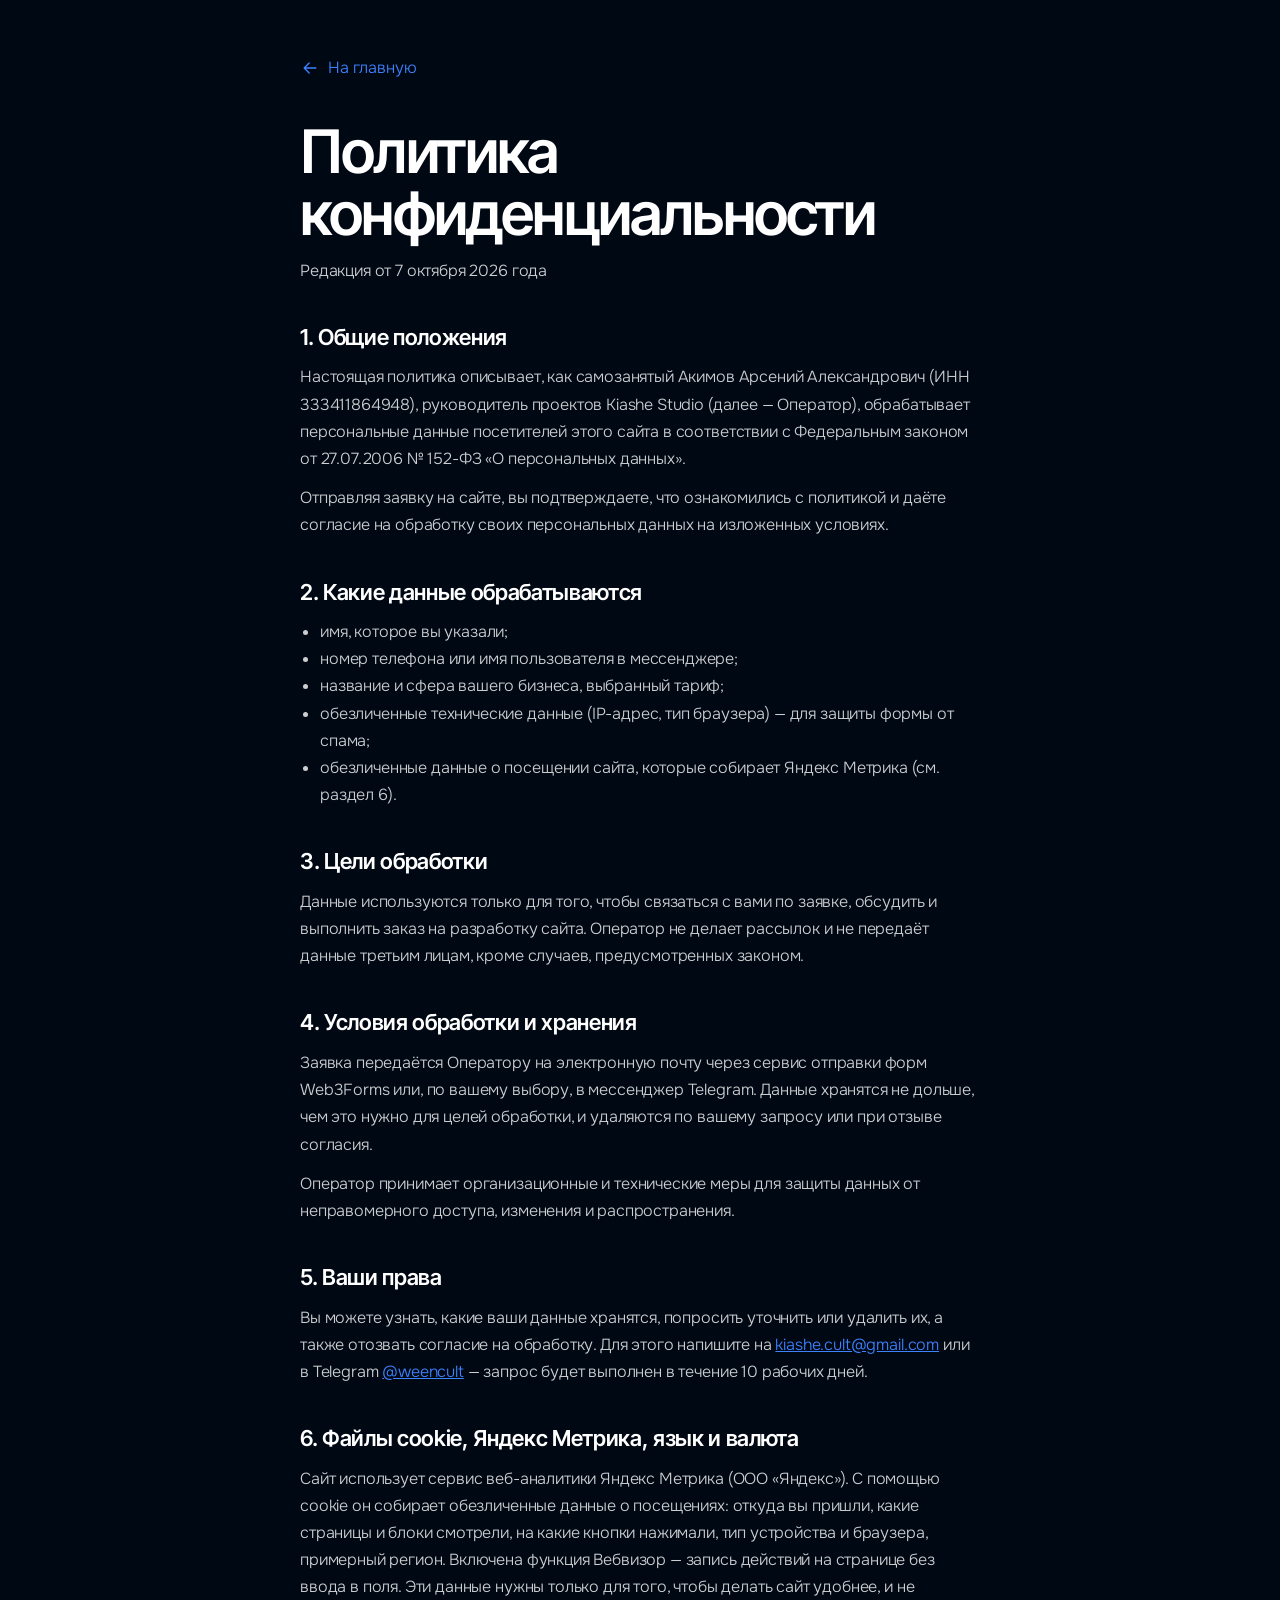
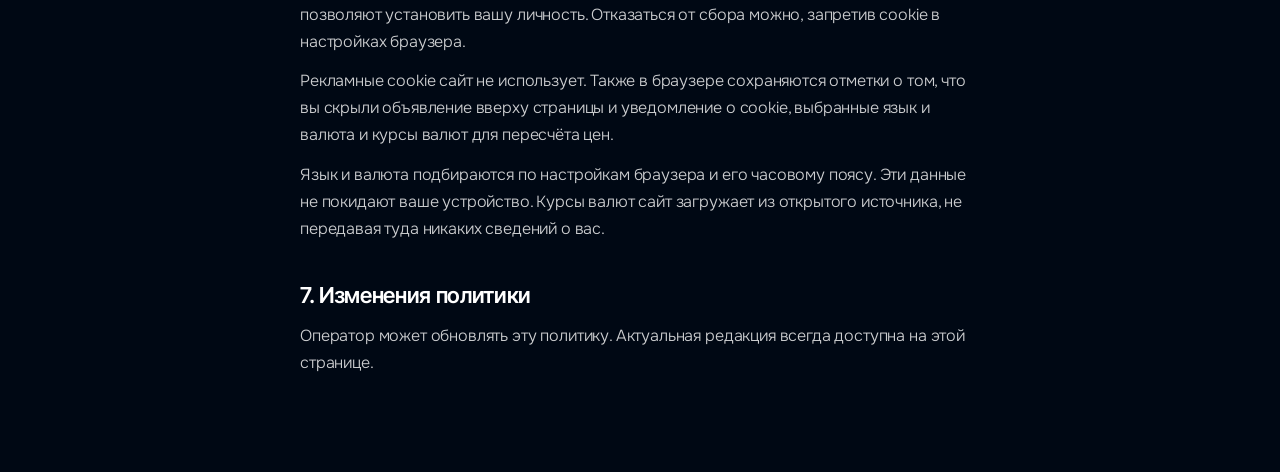
<file: privacy.html>
<!doctype html>
<html lang="ru">
<head>
<meta charset="utf-8">
<meta name="viewport" content="width=device-width, initial-scale=1">
<title>Политика конфиденциальности — Kiashe Studio</title>
<meta name="description" content="Политика обработки персональных данных на сайте Арсения — разработка сайтов для малого бизнеса.">
<link rel="canonical" href="https://kiashe.ru/privacy.html">
<meta name="theme-color" content="#000814">
<link rel="icon" href="favicon.ico">
<link rel="apple-touch-icon" href="assets/img/apple-touch-icon.png">
<link rel="stylesheet" href="assets/css/main.css?v=25">
<style>
	.doc { max-width: 760px; padding-block: 56px 96px; }
	.doc__back { display: inline-flex; align-items: center; gap: 8px; margin-bottom: 40px; color: var(--fog); text-decoration: none; }
	.doc__back:hover { color: #fff; }
	.doc__back .ico { transform: scaleX(-1); }
	.doc h1 { margin-bottom: 12px; }
	.doc h2 { margin: 40px 0 12px; font: 600 22px/1.25 var(--f-display); letter-spacing: -.015em; }
	.doc p, .doc li { font-weight: 300; line-height: 1.7; color: var(--fog); }
	.doc p + p { margin-top: 12px; }
	.doc ul { margin: 12px 0 0; padding-left: 20px; }
	.doc a { color: var(--blue-hi); }
	.doc__date { color: var(--mist); }
</style>
</head>
<body>
<svg class="sr" aria-hidden="true"><symbol id="i-arrow" viewBox="0 0 24 24" fill="none" stroke="currentColor" stroke-width="1.6" stroke-linecap="round" stroke-linejoin="round"><path d="M5 12h14M13 6l6 6-6 6"/></symbol></svg>
<main class="wrap doc">
	<a class="doc__back" href="./"><svg class="ico"><use href="#i-arrow"/></svg>На главную</a>
	<h1 class="h2">Политика конфиденциальности</h1>
	<p class="doc__date">Редакция от 7 октября 2026 года</p>

	<h2>1. Общие положения</h2>
	<p>Настоящая политика описывает, как самозанятый Акимов Арсений Александрович (ИНН 333411864948), руководитель проектов Kiashe Studio (далее — Оператор), обрабатывает персональные данные посетителей этого сайта в соответствии с Федеральным законом от 27.07.2006 № 152-ФЗ «О персональных данных».</p>
	<p>Отправляя заявку на сайте, вы подтверждаете, что ознакомились с политикой и даёте согласие на обработку своих персональных данных на изложенных условиях.</p>

	<h2>2. Какие данные обрабатываются</h2>
	<ul>
		<li>имя, которое вы указали;</li>
		<li>номер телефона или имя пользователя в мессенджере;</li>
		<li>название и сфера вашего бизнеса, выбранный тариф;</li>
		<li>обезличенные технические данные (IP-адрес, тип браузера) — для защиты формы от спама;</li>
		<li>обезличенные данные о посещении сайта, которые собирает Яндекс Метрика (см. раздел 6).</li>
	</ul>

	<h2>3. Цели обработки</h2>
	<p>Данные используются только для того, чтобы связаться с вами по заявке, обсудить и выполнить заказ на разработку сайта. Оператор не делает рассылок и не передаёт данные третьим лицам, кроме случаев, предусмотренных законом.</p>

	<h2>4. Условия обработки и хранения</h2>
	<p>Заявка передаётся Оператору на электронную почту через сервис отправки форм Web3Forms или, по вашему выбору, в мессенджер Telegram. Данные хранятся не дольше, чем это нужно для целей обработки, и удаляются по вашему запросу или при отзыве согласия.</p>
	<p>Оператор принимает организационные и технические меры для защиты данных от неправомерного доступа, изменения и распространения.</p>

	<h2>5. Ваши права</h2>
	<p>Вы можете узнать, какие ваши данные хранятся, попросить уточнить или удалить их, а также отозвать согласие на обработку. Для этого напишите на <a href="mailto:kiashe.cult@gmail.com">kiashe.cult@gmail.com</a> или в Telegram <a href="https://t.me/weencult" target="_blank" rel="noopener">@weencult</a> — запрос будет выполнен в течение 10 рабочих дней.</p>

	<h2>6. Файлы cookie, Яндекс Метрика, язык и валюта</h2>
	<p>Сайт использует сервис веб-аналитики Яндекс Метрика (ООО «Яндекс»). С помощью cookie он собирает обезличенные данные о посещениях: откуда вы пришли, какие страницы и блоки смотрели, на какие кнопки нажимали, тип устройства и браузера, примерный регион. Включена функция Вебвизор — запись действий на странице без ввода в поля. Эти данные нужны только для того, чтобы делать сайт удобнее, и не позволяют установить вашу личность. Отказаться от сбора можно, запретив cookie в настройках браузера.</p>
	<p>Рекламные cookie сайт не использует. Также в браузере сохраняются отметки о том, что вы скрыли объявление вверху страницы и уведомление о cookie, выбранные язык и валюта и курсы валют для пересчёта цен.</p>
	<p>Язык и валюта подбираются по настройкам браузера и его часовому поясу. Эти данные не покидают ваше устройство. Курсы валют сайт загружает из открытого источника, не передавая туда никаких сведений о вас.</p>

	<h2>7. Изменения политики</h2>
	<p>Оператор может обновлять эту политику. Актуальная редакция всегда доступна на этой странице.</p>
</main>
</body>
</html>
</file>
<file: assets/css/main.css>
/* =========================================================
   Арсений — сайт-визитка
   Тёмный «midnight»-холст, один синий акцент, цветные плашки
   ========================================================= */

/* ---------- Шрифты (свои файлы: кириллица + латиница) ---------- */

@font-face { font-family: "Onest"; font-weight: 200 700; font-display: swap; src: url(../fonts/onest-cyr.woff2) format("woff2"); unicode-range: U+0301, U+0400-045F, U+0490-0491, U+04B0-04B1, U+2116; }
@font-face { font-family: "Onest"; font-weight: 200 700; font-display: swap; src: url(../fonts/onest-lat.woff2) format("woff2"); unicode-range: U+0000-00FF, U+0131, U+0152-0153, U+02BB-02BC, U+02C6, U+02DA, U+02DC, U+0304, U+0308, U+0329, U+2000-206F, U+20AC, U+20BD, U+2122, U+2191, U+2193, U+2212, U+2215, U+FEFF, U+FFFD; }
@font-face { font-family: "Inter Tight"; font-weight: 500 600; font-display: swap; src: url(../fonts/inter-tight-cyr.woff2) format("woff2"); unicode-range: U+0301, U+0400-045F, U+0490-0491, U+04B0-04B1, U+2116; }
@font-face { font-family: "Inter Tight"; font-weight: 500 600; font-display: swap; src: url(../fonts/inter-tight-lat.woff2) format("woff2"); unicode-range: U+0000-00FF, U+0131, U+0152-0153, U+02BB-02BC, U+02C6, U+02DA, U+02DC, U+0304, U+0308, U+0329, U+2000-206F, U+20AC, U+20BD, U+2122, U+2191, U+2193, U+2212, U+2215, U+FEFF, U+FFFD; }
/* шрифты примерки: браузер скачает их, только когда макет появится на экране */
@font-face { font-family: "Lora"; font-weight: 600; font-display: swap; src: url(../fonts/lora-cyr.woff2) format("woff2"); unicode-range: U+0301, U+0400-045F, U+0490-0491, U+04B0-04B1, U+2116; }
@font-face { font-family: "Lora"; font-weight: 600; font-display: swap; src: url(../fonts/lora-lat.woff2) format("woff2"); unicode-range: U+0000-00FF, U+0131, U+0152-0153, U+2000-206F, U+20AC, U+2122, U+2212; }
@font-face { font-family: "Oswald"; font-weight: 600; font-display: swap; src: url(../fonts/oswald-cyr.woff2) format("woff2"); unicode-range: U+0301, U+0400-045F, U+0490-0491, U+04B0-04B1, U+2116; }
@font-face { font-family: "Oswald"; font-weight: 600; font-display: swap; src: url(../fonts/oswald-lat.woff2) format("woff2"); unicode-range: U+0000-00FF, U+0131, U+0152-0153, U+2000-206F, U+20AC, U+2122, U+2212; }

/* ---------- Токены ---------- */

:root {
	--canvas: #000814;
	--deep: #010d1e;
	--indigo: #001533;
	--cobalt: #00215e;
	--fog: #ccced0;
	--mist: #999ca1;
	--steel: #11263b;
	--blue: #1c6cff;
	--blue-hi: #3d82ff;
	--sky: #00acfe;
	--violet: #9019e6;
	--lime: #00cc4b;
	--coral: #ff4433;

	--f-display: "Inter Tight", ui-sans-serif, system-ui, "Segoe UI", Roboto, sans-serif;
	--f-body: "Onest", ui-sans-serif, system-ui, "Segoe UI", Roboto, sans-serif;

	--sh-card: rgba(255, 255, 255, .16) 4px 4px 16px -4px inset, rgba(0, 0, 0, .2) -4px -4px 16px -4px inset, rgba(255, 255, 255, .08) 4px 4px 8px 0 inset, rgba(255, 255, 255, .4) 1px 1px 1px -.5px inset;
	--sh-glow: rgba(38, 113, 217, .14) 0 0 24px 0 inset, rgba(0, 0, 0, .32) 0 -4px 8px 0 inset, rgba(255, 255, 255, .12) 4px 4px 16px -4px inset, rgba(255, 255, 255, .4) 1px 1px 1px -.5px inset;
	--sh-tag: rgba(255, 255, 255, .45) 1px 1px 1px -.5px inset, rgba(255, 255, 255, .28) 4px 4px 12px -4px inset, rgba(0, 0, 0, .22) -4px -6px 12px -4px inset;

	--r-card: 24px;
	--r-btn: 16px;

	/* единая сетка отступов */
	--max: 1200px;
	--gutter: 40px;
	--band: 128px;      /* вертикальный отступ секции */
	--head: 56px;       /* заголовок секции → контент */
	--gap: 24px;        /* между карточками */
	--pad: 32px;        /* внутри карточек */

	--ease: cubic-bezier(.2, .7, .2, 1);
}

@media (max-width: 1100px) {
	:root { --gutter: 28px; --band: 96px; --head: 44px; --gap: 20px; --pad: 28px; }
}
@media (max-width: 720px) {
	:root { --gutter: 16px; --band: 72px; --head: 32px; --gap: 16px; --pad: 20px; }
}

/* ---------- База ---------- */

.i18n-wait body { visibility: hidden; }

*, *::before, *::after { box-sizing: border-box; }

html {
	scroll-behavior: smooth;
	scroll-padding-top: 88px;
	-webkit-text-size-adjust: 100%;
}

body {
	margin: 0;
	background: var(--canvas);
	color: #fff;
	font: 300 16px/1.5 var(--f-body);
	letter-spacing: -.01em;
	-webkit-font-smoothing: antialiased;
	-moz-osx-font-smoothing: grayscale;
	overflow-x: clip;
}

img, svg { display: block; max-width: 100%; }
a { color: inherit; }
b { font-weight: 600; }
button { font: inherit; color: inherit; }
p { margin: 0; }
::selection { background: var(--blue); color: #fff; }
:focus-visible { outline: 2px solid var(--blue-hi); outline-offset: 3px; border-radius: 6px; }

.ico { width: 20px; height: 20px; flex-shrink: 0; }
.sr {
	position: absolute !important;
	width: 1px; height: 1px;
	overflow: hidden;
	clip: rect(0 0 0 0);
}
.skip {
	position: absolute;
	left: 16px; top: -60px;
	z-index: 100;
	padding: 10px 16px;
	border-radius: 12px;
	background: var(--blue);
	text-decoration: none;
}
.skip:focus { top: 16px; }

.wrap {
	width: 100%;
	max-width: calc(var(--max) + var(--gutter) * 2);
	margin: 0 auto;
	padding: 0 var(--gutter);
}

/* ---------- Типографика ---------- */

.display, .h2, .h3, .h4 {
	margin: 0;
	font-family: var(--f-display);
	font-weight: 600;
	text-wrap: balance;
}
.display { font-size: clamp(40px, 8.4vw, 116px); line-height: .94; letter-spacing: -.035em; }
.h2 { font-size: clamp(32px, 5vw, 60px); line-height: 1.04; letter-spacing: -.03em; }
.h3 { font-size: clamp(24px, 2.4vw, 30px); line-height: 1.1; letter-spacing: -.02em; }
.h4 { font-size: 21px; font-weight: 500; line-height: 1.2; letter-spacing: -.015em; }

.lead, .muted {
	font-weight: 200;
	line-height: 1.6;
	color: var(--fog);
}
.lead { font-size: clamp(17px, 1.5vw, 20px); max-width: 58ch; }
.muted { font-size: 16px; }

.kicker {
	display: flex;
	align-items: center;
	gap: 10px;
	margin-bottom: 20px;
	font-weight: 700;
	font-size: 13px;
	line-height: 1;
	letter-spacing: .14em;
	text-transform: uppercase;
	color: var(--mist);
}
.kicker::before { content: ""; width: 8px; height: 8px; border-radius: 2px; background: var(--blue); }

.grad {
	padding-right: .04em;
	background: linear-gradient(100deg, var(--blue), var(--sky) 55%, #8fd3ff) 0 0 / 200% 100%;
	-webkit-background-clip: text;
	background-clip: text;
	color: transparent;
	animation: grad-flow 6s ease-in-out infinite alternate;
}
@keyframes grad-flow { to { background-position: 100% 0; } }

/* ---------- Кнопки ---------- */

.btn {
	position: relative;
	display: inline-flex;
	align-items: center;
	justify-content: center;
	gap: 10px;
	min-height: 52px;
	padding: 14px 22px;
	border: 1px solid transparent;
	border-radius: var(--r-btn);
	font-weight: 400;
	line-height: 1;
	text-decoration: none;
	white-space: nowrap;
	cursor: pointer;
	transition: background-color .2s, border-color .2s;
}
.btn .ico { width: 18px; height: 18px; }
.btn--block { width: 100%; }
.btn--sm { min-height: 40px; padding: 10px 16px; font-size: 14px; border-radius: 12px; }

.btn--blue {
	overflow: hidden;
	isolation: isolate;
	background: var(--blue);
	color: #fff;
	box-shadow: rgba(255, 255, 255, .28) 1px 1px 1px -.5px inset, rgba(255, 255, 255, .14) 4px 4px 12px -4px inset;
}
.btn--blue:hover { background: var(--blue-hi); }
.btn--blue::after {
	/* блик при наведении */
	content: "";
	position: absolute;
	inset: 0;
	z-index: -1;
	background: linear-gradient(110deg, transparent 30%, rgba(255, 255, 255, .35) 50%, transparent 70%);
	transform: translateX(-120%);
	transition: transform .7s var(--ease);
}
.btn--blue:hover::after { transform: translateX(120%); }
.btn--icon { padding-left: 10px; }
.btn__ico {
	display: grid;
	place-items: center;
	width: 32px; height: 32px;
	border-radius: 10px;
	background: rgba(255, 255, 255, .18);
}
.btn__ico .ico { width: 16px; height: 16px; }

.btn--ghost { border-color: rgba(255, 255, 255, .7); background: transparent; color: #fff; }
.btn--ghost:hover { border-color: #fff; background: rgba(255, 255, 255, .06); }
.btn--white { background: #fff; color: var(--canvas); }
.btn--white:hover { background: var(--fog); }

/* ---------- Плашки ---------- */

.tag {
	--bg: #5c6f8a;
	--fg: #fff;
	display: inline-flex;
	align-items: center;
	gap: 8px;
	padding: 9px 16px;
	border-radius: 20px;
	background: var(--bg);
	color: var(--fg);
	font-weight: 600;
	font-size: 15px;
	line-height: 1.1;
	letter-spacing: .01em;
	white-space: nowrap;
	transform: rotate(var(--r, 0deg));
	box-shadow: var(--sh-tag);
}
.tag__emoji { font-size: 17px; line-height: 1; }
.tag--sm { padding: 6px 12px; border-radius: 12px; font-size: 13px; }

/* цвета взяты из сайтов в портфолио */
.tag--cybercat { --bg: #ff2e4d; }
.tag--dozaprom { --bg: #f5b301; --fg: #1a1400; }
.tag--ugolek { --bg: #c8a165; --fg: #1c1411; }
.tag--sloy { --bg: #c4622d; }
.tag--lawyer { --bg: #7a2333; }
.tag--boost { --bg: #d4f53c; --fg: #141a00; }

/* ---------- Карточки ---------- */

.card {
	position: relative;
	border: 1px solid rgba(17, 38, 59, .5);
	border-radius: var(--r-card);
	background: var(--deep);
	box-shadow: var(--sh-card);
}
.card--glow {
	border-color: rgba(28, 108, 255, .35);
	background: var(--indigo);
	box-shadow: var(--sh-glow);
}

/* ---------- Фон ---------- */

.bg-dots {
	position: fixed;
	inset: 0;
	z-index: 0;
	width: 100%;
	height: 100%;
	pointer-events: none;
}
.announce, main, .footer { position: relative; z-index: 1; }

/* ---------- Объявление и навигация ---------- */

.announce { background: var(--blue); text-align: center; font-size: 14px; line-height: 1.3; }
.no-announce .announce { display: none; }
.announce a { display: block; padding: 11px 48px; text-decoration: none; }
.announce__close {
	position: absolute;
	top: 50%; right: 8px;
	display: grid;
	place-items: center;
	width: 32px; height: 32px;
	margin-top: -16px;
	border: 0;
	border-radius: 10px;
	background: none;
	cursor: pointer;
	opacity: .75;
	transition: opacity .2s, background-color .2s;
}
.announce__close:hover { opacity: 1; background: rgba(255, 255, 255, .15); }
.announce__close .ico { width: 16px; height: 16px; }
.announce span { display: inline-block; transition: transform .2s var(--ease); }
.announce a:hover span { transform: translateX(4px); }

.nav {
	position: sticky;
	top: 0;
	z-index: 50;
	transition: background-color .3s, box-shadow .3s;
}
.nav.is-scrolled, .nav.menu-open {
	background: rgba(0, 8, 20, .82);
	-webkit-backdrop-filter: blur(14px) saturate(140%);
	backdrop-filter: blur(14px) saturate(140%);
	box-shadow: inset 0 -1px 0 var(--steel);
}
.nav__in {
	display: flex;
	align-items: center;
	gap: 24px;
	height: 72px;
	max-width: calc(var(--max) + var(--gutter) * 2);
	margin: 0 auto;
	padding: 0 var(--gutter);
}

.brand { display: inline-flex; align-items: center; gap: 10px; flex-shrink: 0; text-decoration: none; }
.brand__mark {
	display: grid;
	place-items: center;
	width: 36px; height: 36px;
	border-radius: 11px;
	background: #fff;
	color: var(--canvas);
}
.brand__mark .ico { width: 26px; height: 26px; }
.brand__name { font-family: var(--f-display); font-weight: 600; font-size: 19px; letter-spacing: -.02em; }
.brand__name i { margin-left: 5px; font-style: normal; font-weight: 500; font-size: .74em; letter-spacing: .01em; color: var(--blue-hi); }

.nav__links { display: flex; gap: 4px; margin: 0 auto; }
.nav__links a {
	padding: 8px 14px;
	border-radius: 10px;
	font-size: 15px;
	text-decoration: none;
	color: var(--fog);
	white-space: nowrap;
	transition: color .2s, background-color .2s;
}
.nav__links a:hover, .nav__links a.is-active { color: #fff; background: rgba(255, 255, 255, .06); }
.nav__links .nav__cta { display: none; }

.nav__actions { display: flex; align-items: center; gap: 16px; }
/* язык и валюта */
.locale { position: relative; }
.locale__btn {
	display: inline-flex;
	align-items: center;
	gap: 7px;
	height: 40px;
	padding: 0 12px;
	border: 1px solid rgba(255, 255, 255, .16);
	border-radius: 12px;
	background: none;
	font-size: 14px;
	font-weight: 400;
	color: var(--fog);
	white-space: nowrap;
	cursor: pointer;
	transition: border-color .2s, color .2s;
}
.locale__btn:hover, .locale__btn[aria-expanded="true"] { border-color: rgba(255, 255, 255, .4); color: #fff; }
.locale__btn .ico { width: 17px; height: 17px; }
.locale__menu {
	position: absolute;
	top: calc(100% + 10px); right: 0;
	z-index: 60;
	width: 300px;
	padding: 18px;
	border: 1px solid rgba(28, 108, 255, .35);
	border-radius: 18px;
	background: var(--indigo);
	box-shadow: var(--sh-glow), 0 24px 50px -20px rgba(0, 0, 0, .7);
}
.locale__menu[hidden] { display: none; }
.locale__h { margin: 0 0 8px; font-size: 12px; font-weight: 600; letter-spacing: .08em; text-transform: uppercase; color: var(--mist); }
.locale__row { display: flex; flex-wrap: wrap; gap: 6px; margin-bottom: 16px; }
.locale__chip {
	padding: 7px 11px;
	border: 1px solid rgba(255, 255, 255, .14);
	border-radius: 10px;
	background: none;
	font-size: 13px;
	color: var(--fog);
	cursor: pointer;
	transition: background-color .2s, border-color .2s, color .2s;
}
.locale__chip:hover { border-color: rgba(255, 255, 255, .4); color: #fff; }
.locale__chip.is-on { border-color: #fff; background: #fff; color: var(--canvas); }
.locale__note { padding-top: 12px; border-top: 1px solid var(--steel); font-size: 12px; line-height: 1.5; color: var(--mist); }
.locale__reset { padding: 0; border: 0; background: none; font-size: inherit; color: var(--blue-hi); text-decoration: underline; cursor: pointer; }

.nav__phone { font-size: 15px; text-decoration: none; color: var(--fog); white-space: nowrap; }
.nav__phone:hover { color: #fff; }

.nav__burger {
	position: relative;
	display: none;
	width: 44px; height: 44px;
	border: 1px solid rgba(255, 255, 255, .25);
	border-radius: 12px;
	background: none;
	cursor: pointer;
}
.nav__burger span {
	position: absolute;
	left: 12px; right: 12px;
	height: 1.5px;
	background: #fff;
	transition: transform .25s var(--ease), top .25s var(--ease);
}
.nav__burger span:first-child { top: 17px; }
.nav__burger span:last-child { top: 25px; }
.nav__burger[aria-expanded="true"] span { top: 21px; transform: rotate(45deg); }
.nav__burger[aria-expanded="true"] span:last-child { transform: rotate(-45deg); }

/* ---------- Первый экран ---------- */

.hero {
	position: relative;
	overflow: clip;
	padding: 88px var(--gutter) 104px;
}
.hero__glow {
	position: absolute;
	width: 560px; height: 560px;
	border-radius: 50%;
	filter: blur(90px);
	pointer-events: none;
	will-change: transform;
	animation: glow-drift 18s ease-in-out infinite alternate;
}
.hero__glow--a { top: -180px; left: 12%; background: var(--blue); opacity: .35; }
.hero__glow--b { bottom: -240px; right: 10%; background: var(--violet); opacity: .25; animation-delay: -9s; }
@keyframes glow-drift {
	50% { transform: translate(80px, 40px) scale(1.15); }
	100% { transform: translate(-60px, 70px) scale(.95); }
}

.hero__in {
	position: relative;
	z-index: 2;
	display: flex;
	flex-direction: column;
	align-items: center;
	max-width: 900px;
	margin: 0 auto;
	text-align: center;
}
.hero__hello {
	margin-bottom: 28px;
	padding: 8px 16px;
	border-radius: 999px;
	background: var(--deep);
	box-shadow: var(--sh-card);
	font-size: 15px;
	color: var(--fog);
}
.hero__hello b { color: #fff; }
.hero .lead { margin-top: 32px; }
.hero__cta { display: flex; flex-wrap: wrap; justify-content: center; gap: 12px; margin-top: 40px; }
.hero__hint { margin-top: 28px; font-size: 13px; color: var(--mist); }

/* заголовок выезжает построчно */
.display .line { display: block; overflow: hidden; padding-bottom: .06em; margin-bottom: -.06em; }
.display .line > span { display: inline-block; }
.js .display .line > span { transform: translateY(105%); animation: line-up 1s var(--ease) forwards; }
.js .display .line:nth-child(2) > span { animation-delay: .12s; }
.js .display .line:nth-child(3) > span { animation-delay: .24s; }
@keyframes line-up { to { transform: none; } }

/* значки с лаврами */
.badges {
	display: flex;
	flex-wrap: wrap;
	justify-content: center;
	gap: 12px 28px;
	margin: 64px 0 0;
	padding: 0;
	list-style: none;
}
.badge { display: flex; align-items: center; gap: 4px; }
.badge svg { width: 18px; height: 44px; color: rgba(255, 255, 255, .55); }
.badge svg:last-child { transform: scaleX(-1); }
.badge span {
	display: flex;
	flex-direction: column;
	align-items: center;
	font-size: 12px;
	line-height: 1.25;
	letter-spacing: .02em;
	color: var(--mist);
}
.badge b { font-family: var(--f-display); font-weight: 500; font-size: 17px; letter-spacing: -.01em; color: #fff; }
.badge i { font-style: normal; font-variant-numeric: tabular-nums; }

/* плашки-ниши: на широком экране — вокруг заголовка, иначе — рядом над ним */
.hero__tags {
	position: relative;
	z-index: 3;
	display: flex;
	flex-wrap: wrap;
	justify-content: center;
	gap: 14px 10px;
	max-width: 760px;
	margin: 0 auto 48px;
}
.hero__tag {
	position: relative;
	cursor: pointer;
	touch-action: manipulation;
	-webkit-tap-highlight-color: transparent;
}
@media (min-width: 1480px) {
	.hero__tags { position: absolute; inset: 0; display: block; max-width: none; margin: 0; pointer-events: none; }
	.hero__tag { position: absolute; pointer-events: auto; }
	.hero__tag:nth-child(1) { top: 13%; left: 5%; }
	.hero__tag:nth-child(2) { top: 42%; left: 2.5%; }
	.hero__tag:nth-child(3) { top: 71%; left: 6%; }
	.hero__tag:nth-child(4) { top: 12%; right: 6%; }
	.hero__tag:nth-child(5) { top: 41%; right: 1.5%; }
	.hero__tag:nth-child(6) { top: 70%; right: 5%; }
}

/* появление — чистый CSS, стартует вместе со страницей */
.hero__tag { animation: tag-in .7s cubic-bezier(.2, .9, .25, 1.25) both; }
.hero__tag:nth-child(2) { animation-delay: .08s; }
.hero__tag:nth-child(3) { animation-delay: .16s; }
.hero__tag:nth-child(4) { animation-delay: .24s; }
.hero__tag:nth-child(5) { animation-delay: .32s; }
.hero__tag:nth-child(6) { animation-delay: .4s; }
@keyframes tag-in { from { opacity: 0; transform: translateY(14px) scale(.6); } }

/* пока плашка разбита — видны только осколки */
.hero__tag.is-busy > .tag:not(.shard) { visibility: hidden; }
.shard {
	position: absolute;
	left: 0; top: 0;
	pointer-events: none;
	will-change: transform, opacity;
}
.spark {
	position: absolute;
	width: 4px; height: 4px;
	border-radius: 50%;
	background: var(--c);
	box-shadow: 0 0 8px var(--c);
	pointer-events: none;
}

/* ---------- Бегущая строка ---------- */

.ticker {
	position: relative;
	overflow: hidden;
	padding: 18px 0;
	border-block: 1px solid var(--steel);
	background: rgba(0, 8, 20, .6);
	-webkit-mask-image: linear-gradient(90deg, transparent, #000 10%, #000 90%, transparent);
	mask-image: linear-gradient(90deg, transparent, #000 10%, #000 90%, transparent);
}
.ticker__track { display: flex; width: max-content; animation: ticker 40s linear infinite; }
.ticker span {
	display: inline-flex;
	align-items: center;
	gap: 28px;
	padding-right: 28px;
	font-family: var(--f-display);
	font-weight: 500;
	font-size: 22px;
	color: var(--fog);
	white-space: nowrap;
}
.ticker span::after {
	content: "";
	width: 10px; height: 10px;
	border-radius: 3px;
	background: var(--dot, var(--blue));
	transform: rotate(45deg);
}
.ticker span:nth-child(5n+1) { --dot: #ff2e4d; }
.ticker span:nth-child(5n+2) { --dot: #f5b301; }
.ticker span:nth-child(5n+3) { --dot: #d4f53c; }
.ticker span:nth-child(5n+4) { --dot: #c4622d; }
@keyframes ticker { to { transform: translateX(-50%); } }

/* ---------- Секции ---------- */

.band { position: relative; padding: var(--band) 0; }
.band--deep { background: rgba(1, 13, 30, .86); }
.band--deep .card:not(.card--glow) { background: var(--canvas); }

.sec-head { max-width: 760px; margin-bottom: var(--head); }
.sec-head .lead { margin-top: 20px; }
.sec-head .lead a { color: var(--blue-hi); }
.sec-head--center { margin-inline: auto; text-align: center; }
.sec-head--center .kicker { justify-content: center; }
.sec-head--center .lead { margin-inline: auto; }

/* появление при прокрутке */
.js [data-reveal] {
	opacity: 0;
	transform: translateY(28px);
	transition: opacity .8s var(--ease), transform .8s var(--ease);
	transition-delay: calc(var(--i, 0) * 90ms);
}
.js .hero [data-reveal] { opacity: 1; transform: none; transition: none; animation: rise .8s var(--ease) calc(.25s + var(--i, 0) * 90ms) both; }
@keyframes rise { from { opacity: 0; transform: translateY(24px); } }
.js [data-reveal].is-in { opacity: 1; transform: none; }

/* ---------- Работы ---------- */

.works {
	display: grid;
	grid-template-columns: repeat(2, minmax(0, 1fr));
	gap: var(--gap);
}
.work {
	display: flex;
	flex-direction: column;
	padding: 12px;
	transition: transform .4s var(--ease);
}
.work__body {
	display: flex;
	flex-direction: column;
	align-items: flex-start;
	gap: 14px;
	flex: 1;
	padding: 24px 16px 12px;
}
.work .chips { margin-top: auto; }

.work--wide { grid-column: 1 / -1; flex-direction: row; gap: 12px; }
.work--wide .gal { flex: 1.6; }
.work--wide .work__body { flex: 1; justify-content: center; padding: 32px; }
.work--wide .chips { margin-top: 0; }

.work__tags { display: flex; flex-wrap: wrap; align-items: center; gap: 10px 12px; }
.work__plan {
	padding: 5px 11px;
	border: 1px solid rgba(28, 108, 255, .45);
	border-radius: 999px;
	background: rgba(28, 108, 255, .12);
	font-size: 13px;
	font-weight: 400;
	color: #cfe0ff;
}

/* мини-кейс: задача → сделал → итог */
.case { display: grid; gap: 10px; margin: 0; }
.case div { display: grid; grid-template-columns: 76px minmax(0, 1fr); gap: 12px; }
.case dt {
	padding-top: 3px;
	font-size: 12px;
	font-weight: 600;
	letter-spacing: .08em;
	text-transform: uppercase;
	color: var(--mist);
}
.case dd { margin: 0; font-weight: 200; font-size: 15px; line-height: 1.5; color: var(--fog); }
.case div:last-child dt { color: var(--lime); }
.case div:last-child dd { font-weight: 300; color: #fff; }
.work--wide .case dd { font-size: 16px; }

.chips { display: flex; flex-wrap: wrap; gap: 8px; margin: 0; padding: 0; list-style: none; }
.chips li {
	padding: 6px 12px;
	border: 1px solid var(--steel);
	border-radius: 999px;
	font-size: 13px;
	color: var(--fog);
}

.work--next {
	justify-content: center;
	gap: 14px;
	padding: 40px;
	border: 1px dashed rgba(255, 255, 255, .18);
	background: none !important;
	box-shadow: none;
	text-decoration: none;
	font-weight: 200;
	font-size: 17px;
	color: var(--fog);
	transition: border-color .25s, background-color .25s;
}
.work--next:hover { border-color: var(--blue); background: rgba(28, 108, 255, .05) !important; }
.work--next .h3 { color: #fff; }
.work--next__plus {
	display: grid;
	place-items: center;
	width: 56px; height: 56px;
	margin-bottom: 8px;
	border-radius: 18px;
	background: var(--blue);
}
.work--next__plus .ico { width: 26px; height: 26px; }
.link-arrow { display: inline-flex; align-items: center; gap: 8px; font-weight: 400; color: var(--blue-hi); }
.link-arrow .ico { width: 18px; height: 18px; transition: transform .2s var(--ease); }
.work--next:hover .link-arrow .ico { transform: translateX(4px); }

/* окно «браузера» над скриншотами */
.browser {
	display: flex;
	align-items: center;
	gap: 6px;
	height: 30px;
	padding: 0 12px;
	background: var(--cobalt);
}
.browser i { width: 8px; height: 8px; border-radius: 50%; background: #28c840; }
.browser i:first-child { background: #ff5f57; }
.browser i:nth-child(2) { background: #febc2e; }
.browser em { margin-left: 10px; font-style: normal; font-size: 12px; color: var(--mist); }

/* галерея: свайп, стрелки, клавиши */
.gal {
	position: relative;
	isolation: isolate;
	overflow: hidden;
	border-radius: 14px;
	background: var(--indigo);
}
.gal__track {
	display: flex;
	overflow-x: auto;
	overscroll-behavior-x: contain;
	scroll-snap-type: x mandatory;
	scroll-behavior: smooth;
	scrollbar-width: none;
}
.gal__track::-webkit-scrollbar { display: none; }
.gal__track:focus-visible { outline-offset: -3px; }
.gal__slide {
	position: relative;
	flex: 0 0 100%;
	overflow: hidden;
	padding: 0;
	border: 0;
	background: none;
	cursor: zoom-in;
	scroll-snap-align: start;
}
.gal__slide img {
	width: 100%;
	height: auto;
	aspect-ratio: 2 / 1;
	object-fit: cover;
	object-position: top center;
	transition: transform .8s var(--ease);
}
.work--wide .gal__slide img { aspect-ratio: 16 / 9.6; }
.gal__slide:hover img { transform: scale(1.04); }

.gal__btn {
	position: absolute;
	top: calc(50% + 15px);
	z-index: 2;
	display: grid;
	place-items: center;
	width: 44px; height: 44px;
	margin-top: -22px;
	border: 0;
	border-radius: 14px;
	background: rgba(255, 255, 255, .92);
	color: var(--canvas);
	cursor: pointer;
	opacity: 0;
	transition: opacity .25s, transform .25s var(--ease);
}
.gal__btn--prev { left: 12px; transform: translateX(-6px); }
.gal__btn--next { right: 12px; transform: translateX(6px); }
.gal:hover .gal__btn, .gal:focus-within .gal__btn { opacity: 1; transform: none; }
.gal__btn:hover { background: #fff; }
.gal__btn[disabled] { visibility: hidden; }
.gal__count {
	position: absolute;
	left: 12px; bottom: 14px;
	z-index: 2;
	padding: 5px 10px;
	border-radius: 999px;
	background: rgba(0, 8, 20, .72);
	-webkit-backdrop-filter: blur(6px);
	backdrop-filter: blur(6px);
	font-size: 12px;
	font-weight: 400;
	letter-spacing: .04em;
	font-variant-numeric: tabular-nums;
	pointer-events: none;
}
.gal__bar {
	position: absolute;
	left: 0; right: 0; bottom: 0;
	z-index: 2;
	height: 3px;
	background: rgba(255, 255, 255, .08);
	pointer-events: none;
}
.gal__bar i {
	display: block;
	width: var(--w);
	height: 100%;
	background: var(--blue);
	transform: translateX(var(--x, 0%));
	transition: transform .35s var(--ease);
}

/* ---------- Примерка ---------- */

.try {
	display: grid;
	grid-template-columns: minmax(0, 5fr) minmax(0, 7fr);
	gap: var(--gap);
}
.try__panel {
	display: flex;
	flex-direction: column;
	gap: 24px;
	padding: var(--pad);
}
.try__niches { display: flex; flex-wrap: wrap; gap: 8px; }
.try__facts {
	display: grid;
	grid-template-columns: repeat(3, 1fr);
	gap: 8px;
	margin-top: auto;
	padding-top: 20px;
	border-top: 1px solid var(--steel);
}
.try__facts div { display: flex; flex-direction: column; gap: 4px; }
.try__facts b { min-height: 22px; font-family: var(--f-display); font-weight: 500; font-size: 17px; }
.try__facts span { font-size: 12px; color: var(--mist); }
.try__swatches { display: flex; align-items: center; gap: 4px; }
.try__swatches i {
	width: 20px; height: 20px;
	border-radius: 6px;
	box-shadow: inset 0 0 0 1px rgba(255, 255, 255, .2);
	transition: background-color .5s;
}

.try__preview { perspective: 1400px; }
.mock {
	--m-bg: #1c1411; --m-fg: #f3e9dc; --m-ac: #c8a165; --m-mu: rgba(243, 233, 220, .62); --m-card: rgba(255, 255, 255, .05);
	--m-font: "Lora", Georgia, serif; --m-tt: none; --m-btn-fg: #1c1411; --m-r: 4px;
	display: flex;
	flex-direction: column;
	height: 100%;
	overflow: hidden;
	border-radius: 18px;
	background: var(--cobalt);
	box-shadow: var(--sh-card), 0 0 0 1px rgba(28, 108, 255, .25);
	transform: rotateY(-4deg) rotateX(2deg);
	transition: transform .6s var(--ease);
}
.try__preview:hover .mock { transform: none; }
.mock__site {
	display: flex;
	flex-direction: column;
	flex: 1;
	padding: 18px 28px 28px;
	background: var(--m-bg);
	color: var(--m-fg);
	transition: background-color .6s var(--ease), color .6s var(--ease);
}
.mock__nav {
	display: flex;
	align-items: center;
	gap: 16px;
	padding-bottom: 14px;
	border-bottom: 1px solid color-mix(in srgb, var(--m-fg) 12%, transparent);
}
.mock__logo {
	max-width: 45%;
	overflow: hidden;
	font-family: var(--m-font);
	font-weight: 600;
	font-size: 17px;
	text-transform: var(--m-tt);
	text-overflow: ellipsis;
	white-space: nowrap;
}
.mock__menu { display: flex; gap: 10px; margin-left: auto; }
.mock__menu i { width: 34px; height: 6px; border-radius: 3px; background: var(--m-mu); opacity: .5; }
.mock__btn {
	display: inline-block;
	padding: 12px 18px;
	border-radius: var(--m-r);
	background: var(--m-ac);
	color: var(--m-btn-fg);
	font-weight: 600;
	font-size: 14px;
	text-transform: var(--m-tt);
	transition: background-color .6s, color .6s, border-radius .6s;
}
.mock__btn--sm { padding: 7px 12px; font-size: 11px; }
.mock__hero {
	display: grid;
	grid-template-columns: minmax(0, 1.25fr) minmax(0, 1fr);
	align-items: center;
	gap: 24px;
	flex: 1;
	padding: 36px 0 28px;
}
.mock__eyebrow { margin-bottom: 12px; font-size: 12px; letter-spacing: .1em; text-transform: uppercase; color: var(--m-ac); transition: color .6s; }
.mock__title {
	font-family: var(--m-font);
	font-weight: 600;
	font-size: clamp(26px, 3vw, 40px);
	line-height: 1.05;
	text-transform: var(--m-tt);
}
.mock__sub { margin: 14px 0 22px; font-size: 14px; line-height: 1.55; color: var(--m-mu); }
.mock__art {
	position: relative;
	display: grid;
	place-items: center;
	aspect-ratio: 1;
	overflow: hidden;
	border-radius: 24px;
	background:
		radial-gradient(circle at 30% 25%, color-mix(in srgb, var(--m-ac) 70%, white), transparent 55%),
		linear-gradient(145deg, var(--m-ac), color-mix(in srgb, var(--m-ac) 40%, var(--m-bg)));
}
.mock__art::before {
	content: "";
	position: absolute;
	inset: 12%;
	border: 1px dashed color-mix(in srgb, var(--m-bg) 35%, transparent);
	border-radius: 50%;
	animation: spin 30s linear infinite;
}
.mock__art span { position: relative; font-size: clamp(56px, 7vw, 96px); filter: drop-shadow(0 8px 18px rgba(0, 0, 0, .3)); }
.mock__cards { display: grid; grid-template-columns: repeat(3, minmax(0, 1fr)); gap: 10px; }
.mock__cards span {
	overflow: hidden;
	padding: 14px 12px;
	border: 1px solid color-mix(in srgb, var(--m-fg) 10%, transparent);
	border-radius: var(--m-r);
	background: var(--m-card);
	font-size: 13px;
	font-weight: 400;
	text-overflow: ellipsis;
	white-space: nowrap;
}
.mock.is-swap :is(.mock__eyebrow, .mock__title, .mock__sub, .mock__art span, .mock__cards span) { animation: swap-in .6s var(--ease); }
@keyframes swap-in { from { opacity: 0; transform: translateY(10px); filter: blur(4px); } }
@keyframes spin { to { transform: rotate(360deg); } }

/* ---------- Что входит ---------- */

.services {
	display: grid;
	grid-template-columns: repeat(3, minmax(0, 1fr));
	gap: var(--gap);
}
.service { padding: var(--pad); transition: transform .3s var(--ease); }
.service:hover { transform: translateY(-4px); }
.service .muted { margin-top: 12px; }
.service__ico {
	display: grid;
	place-items: center;
	width: 52px; height: 52px;
	margin-bottom: 28px;
	border-radius: 16px;
	background: var(--indigo);
	box-shadow: var(--sh-glow);
	color: var(--blue-hi);
}
.service__ico .ico { width: 26px; height: 26px; }

/* «вместо пяти подрядчиков» */
.crew {
	display: grid;
	grid-template-columns: minmax(0, 5fr) minmax(0, 6fr);
	align-items: center;
	gap: 24px 56px;
	margin-bottom: var(--gap);
	padding: var(--pad) calc(var(--pad) + 8px);
}
.crew .muted { margin-top: 12px; }
.crew__roles { display: flex; flex-wrap: wrap; gap: 10px; margin: 0; padding: 0; list-style: none; }
.crew__roles li {
	display: inline-flex;
	align-items: center;
	gap: 8px;
	padding: 10px 16px;
	border: 1px solid rgba(255, 255, 255, .12);
	border-radius: 999px;
	background: rgba(0, 8, 20, .5);
	font-size: 15px;
	font-weight: 400;
}

/* ---------- Проблемы клиента ---------- */

.pains {
	display: grid;
	grid-template-columns: repeat(4, minmax(0, 1fr));
	gap: var(--gap);
}
.pain { display: flex; flex-direction: column; padding: var(--pad); }
.pain__n {
	align-self: flex-start;
	margin-bottom: 24px;
	padding: 6px 10px;
	border-radius: 12px;
	background: rgba(255, 68, 51, .12);
	font-weight: 700;
	font-size: 15px;
	line-height: 1;
	letter-spacing: .06em;
	color: #ff7a6b;
}
.pain .muted { flex: 1; margin-top: 12px; font-size: 15px; }
.pain__fix {
	display: flex;
	gap: 10px;
	margin-top: 22px;
	padding-top: 16px;
	border-top: 1px solid var(--steel);
	font-size: 14px;
	line-height: 1.45;
	color: var(--fog);
}
.pain__fix .ico { width: 18px; height: 18px; margin-top: 1px; color: var(--lime); }
.pain__fix b { color: #fff; font-weight: 600; }

.audit {
	display: grid;
	grid-template-columns: minmax(0, 1fr) auto;
	align-items: center;
	gap: 20px 48px;
	margin-top: calc(var(--gap) * 2);
	padding: 32px 40px;
	border-radius: 28px;
}
.audit__title { font-family: var(--f-display); font-weight: 600; font-size: 28px; letter-spacing: -.02em; }
.audit .muted { max-width: 64ch; margin-top: 8px; }

/* цифры: что даёт сайт */
.stats-head { margin-top: var(--band); }
.stats { display: grid; grid-template-columns: repeat(4, minmax(0, 1fr)); gap: var(--gap); }
.stat { padding: var(--pad); }
.stat__n {
	font-family: var(--f-display);
	font-weight: 600;
	font-size: clamp(44px, 4.4vw, 60px);
	line-height: 1;
	letter-spacing: -.04em;
	white-space: nowrap;
	background: linear-gradient(90deg, #fff, var(--sky));
	-webkit-background-clip: text;
	background-clip: text;
	color: transparent;
}
.stat .muted { margin-top: 16px; font-size: 15px; }
.stats__src { margin-top: 20px; font-size: 13px; color: var(--mist); }
.stats__src a { color: var(--fog); }

/* отзывы — пока честная заглушка */
.reviews {
	display: grid;
	grid-template-columns: auto minmax(0, 1fr) auto;
	align-items: center;
	gap: 16px 32px;
	margin-top: calc(var(--gap) * 2);
	padding: 28px 32px;
}
.reviews__stars { font-size: 26px; letter-spacing: 4px; color: #f5b301; }
.reviews .muted { max-width: 72ch; margin-top: 6px; font-size: 15px; }

/* сравнение: сами / фрилансер / студия / мы */
.compare { margin-top: calc(var(--gap) * 2); }
.compare .h3 { margin-bottom: 24px; }
.compare__scroll { overflow-x: auto; border: 1px solid var(--steel); border-radius: var(--r-card); }
.compare__table { width: 100%; min-width: 720px; border-collapse: collapse; font-size: 15px; }
.compare__table th, .compare__table td { padding: 14px 18px; border-bottom: 1px solid var(--steel); text-align: left; vertical-align: top; color: var(--fog); }
.compare__table tbody tr:last-child > * { border-bottom: 0; }
.compare__table thead th { font-weight: 600; font-size: 14px; color: #fff; }
.compare__table tbody th { font-weight: 400; color: var(--mist); }
.compare__table .compare__us { background: rgba(28, 108, 255, .14); color: #fff; font-weight: 500; }
.compare__table thead .compare__us { background: var(--blue); }

/* ---------- Как работаем ---------- */

.flow { display: grid; gap: var(--gap); margin: 0; padding: 0; list-style: none; }
.flow__step {
	position: relative;
	display: grid;
	grid-template-columns: minmax(0, 4fr) minmax(0, 8fr);
	gap: 24px 48px;
	padding: var(--pad);
	border: 1px solid rgba(17, 38, 59, .5);
	border-radius: var(--r-card);
	background: var(--deep);
	box-shadow: var(--sh-card);
}
/* линия между шагами — видна в зазорах между карточками */
.flow__step:not(:last-child)::after {
	content: "";
	position: absolute;
	left: calc(var(--pad) + 25px);
	top: 100%;
	width: 2px;
	height: var(--gap);
	background: linear-gradient(var(--blue), var(--sky));
}
.flow__head { display: flex; align-items: flex-start; gap: 18px; }
.flow__n {
	display: grid;
	place-items: center;
	flex-shrink: 0;
	width: 52px; height: 52px;
	border-radius: 16px;
	background: var(--indigo);
	box-shadow: var(--sh-glow);
	font-weight: 700;
	font-size: 18px;
	letter-spacing: .04em;
	color: var(--blue-hi);
}
.flow__head .h4 { padding-top: 4px; }
.flow__time {
	display: inline-block;
	margin-top: 10px;
	padding: 5px 12px;
	border-radius: 999px;
	background: var(--indigo);
	font-size: 13px;
	font-weight: 400;
	color: var(--fog);
}
.flow__cols { display: grid; grid-template-columns: repeat(2, minmax(0, 1fr)); gap: 24px; }
.flow__label { margin-bottom: 8px; font-size: 12px; font-weight: 600; letter-spacing: .08em; text-transform: uppercase; color: var(--mist); }
.flow__cols .muted { font-size: 15px; }
.flow__get { padding-left: 24px; border-left: 1px solid var(--steel); }
.flow__get .flow__label { color: var(--lime); }
.flow__get p:last-child { font-weight: 300; font-size: 15px; line-height: 1.6; color: #fff; }

.flow__guarantee {
	display: flex;
	flex-wrap: wrap;
	justify-content: space-between;
	align-items: center;
	gap: 16px 32px;
	margin-top: calc(var(--gap) * 2);
	padding: 24px 28px;
	border: 1px dashed rgba(0, 204, 75, .4);
	border-radius: 24px;
	background: rgba(0, 204, 75, .06);
}
.flow__guarantee p { display: flex; gap: 12px; max-width: 70ch; font-size: 16px; line-height: 1.55; color: var(--fog); }
.flow__guarantee .ico { width: 22px; height: 22px; flex-shrink: 0; color: var(--lime); }
.flow__guarantee b { color: #fff; font-weight: 600; }

/* ---------- Цены ---------- */

.plans {
	display: grid;
	grid-template-columns: repeat(3, minmax(0, 1fr));
	gap: var(--gap);
	padding-top: 12px;
}
.plan { display: flex; flex-direction: column; padding: 36px var(--pad) var(--pad); }
.plan--featured { isolation: isolate; transform: translateY(-12px); }
.plan--featured::before {
	/* бегущая обводка */
	content: "";
	position: absolute;
	inset: -1px;
	z-index: -1;
	padding: 1px;
	border-radius: inherit;
	background: conic-gradient(from var(--a), transparent 0 70%, var(--blue) 80%, var(--sky) 88%, transparent 96%);
	-webkit-mask: linear-gradient(#000 0 0) content-box, linear-gradient(#000 0 0);
	-webkit-mask-composite: xor;
	mask: linear-gradient(#000 0 0) content-box exclude, linear-gradient(#000 0 0);
	animation: border-spin 4s linear infinite;
}
@property --a { syntax: "<angle>"; inherits: false; initial-value: 0deg; }
@keyframes border-spin { to { --a: 360deg; } }
.plan__flag { position: absolute; top: -16px; right: 24px; }
.plan__name { font-family: var(--f-display); font-weight: 600; font-size: 26px; letter-spacing: -.02em; }
.plan__note { margin-top: 6px; font-weight: 200; color: var(--fog); }
.plan__price {
	margin-top: 28px;
	font-family: var(--f-display);
	font-weight: 600;
	font-size: 52px;
	line-height: 1;
	letter-spacing: -.035em;
	white-space: nowrap;
}
/* старая цена со скидкой */
.plan__old { display: flex; align-items: center; gap: 10px; margin-top: 24px; font-family: var(--f-display); font-size: 22px; color: var(--mist); }
.plan__old s { text-decoration-thickness: 2px; text-decoration-color: #ff7a6b; }
.plan__off { padding: 4px 10px; border-radius: 999px; background: rgba(255, 68, 51, .14); font-family: var(--f-body); font-size: 14px; font-weight: 600; color: #ff7a6b; }
.plan__old + .plan__price { margin-top: 6px; }
.plan__price--text { font-size: 40px; letter-spacing: -.03em; }
.plan__price small { font-size: 18px; font-weight: 500; letter-spacing: 0; color: var(--mist); }
.plan__price .cur { font-size: 34px; color: var(--mist); }
.plan__term { margin-top: 10px; font-size: 14px; color: var(--mist); }
.plan__promo {
	align-self: flex-start;
	margin-top: 14px;
	padding: 6px 12px;
	border-radius: 999px;
	background: rgba(0, 204, 75, .12);
	font-size: 13px;
	font-weight: 400;
	color: #5be38c;
}
/* карточка тарифа: номер-водяной знак, список с «+», цена и ноутбук внизу */
.plan { overflow: hidden; background: radial-gradient(120% 60% at 100% 100%, rgba(28, 108, 255, .16), transparent 60%), var(--deep); }
.plan--featured { overflow: visible; background: radial-gradient(120% 60% at 100% 100%, rgba(0, 172, 254, .2), transparent 60%), var(--indigo); }
.plan__num {
	position: absolute;
	top: 6px;
	right: 18px;
	z-index: 0;
	font-family: var(--f-display);
	font-weight: 800;
	font-size: 120px;
	line-height: 1;
	letter-spacing: -.04em;
	color: transparent;
	-webkit-text-stroke: 1px rgba(255, 255, 255, .09);
	pointer-events: none;
	user-select: none;
}
.plan > :not(.plan__num, .plan__flag) { position: relative; z-index: 1; }
.plan__list { margin: 26px 0 0; padding: 0; list-style: none; }
.plan__list li { position: relative; padding: 6px 0 6px 26px; font-size: 15px; line-height: 1.45; color: var(--fog); }
.plan__list li::before {
	content: "+";
	position: absolute;
	left: 2px;
	top: 4px;
	font-family: var(--f-display);
	font-weight: 600;
	font-size: 19px;
	color: var(--sky);
}
.plan > .plan__list li:first-child { color: #fff; }
.plan__more { flex: 1; margin-top: 4px; }
.plan__more .plan__list { margin-top: 0; }
.plan__more summary {
	display: inline-block;
	padding: 6px 0 6px 26px;
	font-size: 14px;
	color: var(--mist);
	text-decoration: underline;
	text-underline-offset: 3px;
	cursor: pointer;
	list-style: none;
}
.plan__more summary::-webkit-details-marker { display: none; }
.plan__more summary:hover { color: #fff; }
.plan__more-hide, .plan__more[open] .plan__more-show { display: none; }
.plan__more[open] .plan__more-hide { display: inline; }
.plan__foot { margin-top: 28px; padding-top: 24px; border-top: 1px solid var(--steel); }
.plan__foot .plan__old, .plan__foot > .plan__price:first-child { margin-top: 0; }
.plan__row { display: flex; align-items: flex-end; justify-content: space-between; gap: 12px; margin-top: 24px; }
.plan__go { min-height: 48px; padding: 8px 8px 8px 22px; border-radius: 999px; }
.plan__go .btn__ico { width: 32px; height: 32px; border-radius: 50%; }
.btn--white .btn__ico { background: var(--canvas); color: #fff; }

/* ноутбук со скриншотом работы */
.laptop {
	flex-shrink: 0;
	width: 132px;
	margin: 0 -10px calc(var(--pad) * -1 + 2px) 0;
	transform: rotate(-6deg) translateY(4px);
	transition: transform .4s var(--ease);
}
.plan:hover .laptop { transform: rotate(-3deg) translateY(-2px); }
.laptop__screen {
	display: block;
	aspect-ratio: 16 / 10;
	overflow: hidden;
	border: 4px solid #1a1f29;
	border-bottom-width: 6px;
	border-radius: 7px 7px 0 0;
	background: #000;
	box-shadow: 0 10px 30px rgba(0, 0, 0, .45);
}
.laptop__screen img { width: 100%; height: 100%; object-fit: cover; object-position: top; }
.laptop::after {
	content: "";
	display: block;
	height: 7px;
	margin: 0 -12px;
	border-radius: 0 0 8px 8px;
	background: linear-gradient(#e3e6eb, #8d939c);
}

/* условия: оплата, правки, поддержка, права */
.terms {
	display: grid;
	grid-template-columns: repeat(2, minmax(0, 1fr));
	gap: var(--gap);
	margin-top: calc(var(--gap) * 2);
}
.term {
	display: flex;
	align-items: flex-start;
	gap: 16px;
	padding: 24px;
	border: 1px solid var(--steel);
	border-radius: 20px;
}
.term .muted { margin-top: 8px; font-size: 15px; }
.term__ico {
	display: grid;
	place-items: center;
	flex-shrink: 0;
	width: 44px; height: 44px;
	border-radius: 14px;
	background: var(--indigo);
	box-shadow: var(--sh-glow);
	color: var(--blue-hi);
}
.term__ico .ico { width: 22px; height: 22px; }
.price-note { margin-top: 28px; font-size: 14px; color: var(--mist); text-align: center; }
.price-note[hidden] { display: none; }
/* что не входит и от чего растёт цена */
.excl {
	display: grid;
	grid-template-columns: repeat(2, minmax(0, 1fr));
	gap: 20px 48px;
	margin-top: var(--gap);
	padding: 24px 28px;
	border: 1px dashed rgba(255, 255, 255, .16);
	border-radius: 20px;
}
.excl__title { font-weight: 600; font-size: 15px; color: #fff; }
.excl .muted { margin-top: 6px; font-size: 14px; }

/* дополнительные услуги */
.extras {
	display: grid;
	grid-template-columns: minmax(0, 4fr) minmax(0, 8fr);
	gap: 32px 56px;
	margin-top: calc(var(--gap) * 2);
	padding: var(--pad) calc(var(--pad) + 8px);
}
.extras__head .muted { margin-top: 10px; }
.extras__tags { display: flex; flex-wrap: wrap; gap: 10px; margin: 0; padding: 0; list-style: none; }
.extras__tags li {
	padding: 9px 15px;
	border: 1px solid rgba(255, 255, 255, .12);
	border-radius: 999px;
	background: rgba(0, 8, 20, .5);
	font-size: 14px;
	font-weight: 400;
	color: var(--fog);
}
.extras__note { margin-top: 18px; font-size: 15px; color: #fff; }

/* ---------- Вопросы ---------- */

.faq-wrap {
	display: grid;
	grid-template-columns: minmax(0, 5fr) minmax(0, 7fr);
	align-items: start;
	gap: 64px;
}
.faq-wrap .sec-head { position: sticky; top: 112px; margin: 0; }
.faq { border-top: 1px solid var(--steel); }
.faq__item { border-bottom: 1px solid var(--steel); }
.faq__item summary {
	display: flex;
	justify-content: space-between;
	align-items: center;
	gap: 24px;
	padding: 26px 0;
	list-style: none;
	cursor: pointer;
	font-family: var(--f-display);
	font-weight: 500;
	font-size: 21px;
	line-height: 1.3;
}
.faq__item summary::-webkit-details-marker { display: none; }
.faq__pm {
	display: grid;
	place-items: center;
	flex-shrink: 0;
	width: 36px; height: 36px;
	border-radius: 12px;
	background: var(--deep);
	box-shadow: var(--sh-card);
	transition: transform .3s var(--ease), background-color .3s;
}
.faq__pm .ico { width: 18px; height: 18px; }
.faq__item[open] .faq__pm { background: var(--blue); transform: rotate(45deg); }
.faq__item .muted { padding: 0 56px 28px 0; font-size: 17px; line-height: 1.65; }

/* ---------- Контакты ---------- */

.band--cta { padding-top: 0; }
.cta {
	overflow: clip;
	padding: 56px;
	border-radius: 40px;
}
.cta::before, .cta::after {
	content: "";
	position: absolute;
	border-radius: 50%;
	pointer-events: none;
}
.cta::before { left: -160px; bottom: -280px; width: 520px; height: 520px; background: var(--blue); filter: blur(120px); opacity: .35; }
.cta::after { right: -120px; top: -200px; width: 420px; height: 420px; background: #2aabee; filter: blur(130px); opacity: .18; }
.cta > * { position: relative; z-index: 1; }
.cta .kicker { color: var(--blue-hi); }

.cta__head {
	display: flex;
	flex-wrap: wrap;
	justify-content: space-between;
	align-items: flex-end;
	gap: 20px 32px;
}

/* статус «на связи» — меняется по московскому времени */
.status {
	display: inline-flex;
	align-items: center;
	gap: 10px;
	padding: 10px 16px;
	border: 1px solid rgba(255, 255, 255, .1);
	border-radius: 999px;
	background: rgba(0, 8, 20, .5);
	font-size: 14px;
	color: var(--fog);
}
.status__dot {
	position: relative;
	width: 9px; height: 9px;
	border-radius: 50%;
	background: var(--lime);
	box-shadow: 0 0 0 0 rgba(0, 204, 75, .6);
	animation: pulse 2s ease-out infinite;
}
.status.is-off .status__dot { background: var(--mist); animation: none; }
@keyframes pulse { 70%, 100% { box-shadow: 0 0 0 9px rgba(0, 204, 75, 0); } }

/* сетка способов связи: Telegram — главный */
.reach {
	display: grid;
	grid-template-columns: minmax(0, 1.3fr) repeat(3, minmax(0, 1fr));
	grid-template-areas: "tg phone phone phone" "tg max mail vk";
	gap: 16px;
	margin-top: 44px;
}
.reach .ico { width: 20px; height: 20px; }
.reach__label {
	display: inline-flex;
	align-items: center;
	gap: 8px;
	font-size: 14px;
	font-weight: 400;
	letter-spacing: .02em;
	color: var(--fog);
}

.reach__tg {
	grid-area: tg;
	position: relative;
	isolation: isolate;
	display: flex;
	flex-direction: column;
	align-items: flex-start;
	min-height: 340px;
	overflow: hidden;
	padding: 32px;
	border-radius: 28px;
	background: linear-gradient(150deg, #2aabee 0%, #1c6cff 55%, #0b3fb8 100%);
	box-shadow: rgba(255, 255, 255, .35) 1px 1px 1px -.5px inset, rgba(255, 255, 255, .2) 6px 6px 24px -8px inset, 0 24px 60px -24px rgba(28, 108, 255, .7);
	text-decoration: none;
	transition: transform .35s var(--ease), box-shadow .35s var(--ease);
}
.reach__tg:hover { transform: translateY(-4px); box-shadow: rgba(255, 255, 255, .35) 1px 1px 1px -.5px inset, rgba(255, 255, 255, .2) 6px 6px 24px -8px inset, 0 32px 70px -22px rgba(28, 108, 255, .9); }
.reach__plane {
	position: absolute;
	right: -40px; bottom: -50px;
	z-index: -1;
	width: 260px; height: 260px;
	color: #fff;
	opacity: .12;
	stroke-width: 1;
	transform: rotate(-12deg);
	transition: transform .6s var(--ease);
}
.reach__tg:hover .reach__plane { transform: rotate(-4deg) translate(-10px, -12px); }
.reach__badge {
	align-self: flex-end;
	padding: 6px 12px;
	border-radius: 999px;
	background: rgba(255, 255, 255, .18);
	font-size: 12px;
	font-weight: 400;
	letter-spacing: .02em;
}
.reach__tg-ico {
	display: grid;
	place-items: center;
	width: 60px; height: 60px;
	margin: auto 0 22px;
	border-radius: 20px;
	background: #fff;
	color: #1c8fe8;
	box-shadow: 0 10px 24px -8px rgba(0, 0, 0, .35);
}
.reach__tg-ico .ico { width: 30px; height: 30px; }
.reach__tg .reach__label { color: rgba(255, 255, 255, .8); }
.reach__handle {
	margin-top: 4px;
	font-family: var(--f-display);
	font-weight: 600;
	font-size: clamp(34px, 3.4vw, 52px);
	line-height: 1;
	letter-spacing: -.035em;
}
.reach__go {
	display: inline-flex;
	align-items: center;
	gap: 10px;
	margin-top: 28px;
	padding: 14px 20px;
	border-radius: 16px;
	background: #fff;
	color: var(--canvas);
	font-weight: 400;
}
.reach__go .ico { width: 18px; height: 18px; transition: transform .25s var(--ease); }
.reach__tg:hover .reach__go .ico { transform: translateX(4px); }

.reach__phone, .reach__small {
	position: relative;
	border: 1px solid rgba(255, 255, 255, .1);
	border-radius: 24px;
	background: rgba(0, 8, 20, .55);
	box-shadow: var(--sh-card);
}
.reach__phone {
	grid-area: phone;
	display: flex;
	flex-direction: column;
	align-items: flex-start;
	padding: 28px 32px;
}
.reach__phone .reach__label .ico { color: var(--lime); }
.reach__number {
	margin-top: 10px;
	font-family: var(--f-display);
	font-weight: 600;
	font-size: clamp(30px, 3.6vw, 46px);
	line-height: 1.05;
	letter-spacing: -.03em;
	text-decoration: none;
	white-space: nowrap;
	transition: color .2s;
}
.reach__number:hover { color: var(--lime); }
.reach__note { margin-top: 8px; font-size: 14px; color: var(--mist); }
.reach__actions { display: flex; flex-wrap: wrap; gap: 10px; margin-top: auto; padding-top: 22px; }
.reach__actions .ico { width: 16px; height: 16px; }

.reach__small {
	--c: var(--blue);
	display: flex;
	flex-direction: column;
	align-items: flex-start;
	gap: 4px;
	min-width: 0;
	padding: 24px;
	text-decoration: none;
	transition: transform .3s var(--ease), border-color .3s;
}
.reach__small:hover { border-color: var(--c); transform: translateY(-4px); }
.reach__small--max { grid-area: max; --c: #7b4dff; }
.reach__small--mail { grid-area: mail; --c: var(--coral); }
.reach__small--vk { grid-area: vk; --c: #0077ff; }
.reach__ico {
	display: grid;
	place-items: center;
	width: 44px; height: 44px;
	margin-bottom: 14px;
	border-radius: 14px;
	background: var(--c);
	box-shadow: var(--sh-tag);
}
.reach__value {
	max-width: 100%;
	font-family: var(--f-display);
	font-weight: 500;
	font-size: 18px;
	letter-spacing: -.01em;
	overflow-wrap: break-word;
}
.reach__arrow {
	position: absolute;
	top: 24px; right: 24px;
	color: var(--mist);
	transform: rotate(-45deg);
	transition: transform .25s var(--ease), color .25s;
}
.reach__small:hover .reach__arrow { color: #fff; transform: rotate(-45deg) translateX(3px); }

/* обратный звонок — второстепенный путь */
.callback {
	display: grid;
	grid-template-columns: minmax(0, 4fr) minmax(0, 8fr);
	align-items: center;
	gap: 16px 40px;
	margin-top: 16px;
	padding: 24px 28px;
	border: 1px dashed rgba(255, 255, 255, .16);
	border-radius: 24px;
}
.callback__title { font-family: var(--f-display); font-weight: 500; font-size: 20px; letter-spacing: -.01em; }
.callback__sub { margin-top: 4px; font-size: 14px; color: var(--mist); }
.callback__body { display: grid; gap: 12px; }
.callback__row { display: grid; grid-template-columns: minmax(0, 1fr) minmax(0, 1fr) auto; gap: 10px; }
.callback .field input { padding: 13px 16px; }
.callback__submit { min-height: 50px; }
.callback__submit[disabled] { opacity: .6; cursor: progress; }

.field { display: flex; flex-direction: column; gap: 8px; min-width: 0; margin: 0; padding: 0; border: 0; }
.field > span, .field legend { padding: 0; font-size: 14px; font-weight: 400; color: var(--fog); }
.field legend { margin-bottom: 8px; }
.field input {
	width: 100%;
	padding: 15px 16px;
	border: 1px solid rgba(255, 255, 255, .1);
	border-radius: 14px;
	background: var(--canvas);
	box-shadow: rgba(0, 0, 0, .35) 2px 2px 8px 0 inset;
	color: #fff;
	font: 300 16px/1.4 var(--f-body);
	transition: border-color .2s, box-shadow .2s;
}
.field ::placeholder { color: #6b7380; }
.field input:focus {
	outline: none;
	border-color: var(--blue);
	box-shadow: rgba(0, 0, 0, .35) 2px 2px 8px 0 inset, 0 0 0 3px rgba(28, 108, 255, .25);
}
.field.is-error input { border-color: var(--coral); }

/* ниши в примерке */
.chip-btn {
	display: block;
	padding: 10px 14px;
	border: 1px solid rgba(255, 255, 255, .14);
	border-radius: 12px;
	background: none;
	font-size: 14px;
	color: var(--fog);
	cursor: pointer;
	transition: background-color .2s, border-color .2s, color .2s;
}
.chip-btn:hover { border-color: rgba(255, 255, 255, .4); color: #fff; }
.chip-btn.is-on { border-color: #fff; background: #fff; color: var(--canvas); font-weight: 400; }

.hp { position: absolute; left: -9999px; width: 1px; height: 1px; overflow: hidden; }
.check { flex-direction: row; align-items: flex-start; gap: 10px; cursor: pointer; }
.check input {
	flex-shrink: 0;
	width: 18px; height: 18px;
	margin: 1px 0 0;
	padding: 0;
	accent-color: var(--blue);
	box-shadow: none;
	cursor: pointer;
}
.check > span { font-size: 13px; line-height: 1.45; font-weight: 300; color: var(--mist); }
.check a { color: var(--fog); }
.check.is-error > span { color: #ff7a6b; }
.form__msg:empty { display: none; }
.form__msg { font-size: 15px; line-height: 1.45; }
.form__msg.is-ok { color: var(--lime); }
.form__msg.is-err { color: #ff7a6b; }
.form__msg a { color: #fff; }

.toast {
	position: fixed;
	left: 50%; bottom: 28px;
	z-index: 90;
	max-width: min(440px, calc(100vw - 32px));
	padding: 14px 18px;
	border-radius: 16px;
	background: #fff;
	color: var(--canvas);
	font-size: 15px;
	font-weight: 400;
	line-height: 1.4;
	text-align: center;
	opacity: 0;
	pointer-events: none;
	transform: translate(-50%, 24px);
	transition: opacity .3s, transform .4s var(--ease);
}
.toast.is-on { opacity: 1; transform: translate(-50%, 0); }

/* уведомление о cookie */
.cookie {
	position: fixed;
	left: 20px; bottom: 20px;
	z-index: 45;
	display: flex;
	align-items: center;
	gap: 16px;
	max-width: 440px;
	padding: 14px 14px 14px 18px;
	border: 1px solid rgba(255, 255, 255, .12);
	border-radius: 18px;
	background: rgba(1, 13, 30, .94);
	-webkit-backdrop-filter: blur(12px);
	backdrop-filter: blur(12px);
	box-shadow: 0 20px 40px -16px rgba(0, 0, 0, .7);
	font-size: 13px;
	line-height: 1.45;
	color: var(--fog);
}
.cookie[hidden] { display: none; }
.cookie a { color: #fff; }
.cookie .btn { flex-shrink: 0; }

/* ---------- Подвал ---------- */

.footer { padding: 56px 0; border-top: 1px solid var(--steel); background: rgba(0, 8, 20, .7); }
.footer__in {
	display: grid;
	grid-template-columns: auto 1fr auto;
	align-items: center;
	gap: 16px 40px;
}
.footer__note { max-width: 44ch; font-size: 14px; color: var(--mist); }
.footer__links { display: flex; flex-wrap: wrap; gap: 8px 24px; font-size: 15px; }
.footer__links :is(a, button) { padding: 0; border: 0; background: none; color: var(--fog); text-decoration: none; cursor: pointer; }
.footer__links :is(a, button):hover { color: #fff; }
.footer__copy { grid-column: 1 / -1; margin-top: 16px; font-size: 13px; color: var(--mist); }
.footer__copy a { color: var(--mist); }
.footer__copy a:hover { color: #fff; }

.dock { display: none; }

/* ---------- Лайтбокс ---------- */

.lightbox {
	width: min(1400px, 94vw);
	max-height: 94vh;
	overflow: visible;
	padding: 0;
	border: 0;
	border-radius: 16px;
	background: var(--deep);
	color: #fff;
}
.lightbox[open] { animation: lb-in .35s var(--ease); }
@keyframes lb-in { from { opacity: 0; transform: scale(.96); } }
.lightbox::backdrop { background: rgba(0, 4, 10, .88); -webkit-backdrop-filter: blur(6px); backdrop-filter: blur(6px); }
.lightbox figure { margin: 0; }
.lightbox__stage { position: relative; touch-action: pan-y; }
.lightbox img {
	width: 100%;
	max-height: calc(94vh - 56px);
	object-fit: contain;
	border-radius: 16px 16px 0 0;
	background: var(--canvas);
	transition: opacity .2s;
}
.lightbox img.is-fading { opacity: 0; }
.lightbox figcaption { display: flex; justify-content: space-between; gap: 16px; padding: 16px 20px; font-size: 15px; color: var(--fog); }
.lightbox__count { color: var(--mist); font-variant-numeric: tabular-nums; }
.lightbox__btn {
	position: absolute;
	z-index: 2;
	display: grid;
	place-items: center;
	width: 44px; height: 44px;
	border: 0;
	border-radius: 14px;
	background: rgba(255, 255, 255, .92);
	color: var(--canvas);
	cursor: pointer;
}
.lightbox__btn:hover { background: #fff; }
.lightbox__btn[hidden] { display: none; }
.lightbox__close { top: -14px; right: -14px; background: #fff; }
.lightbox__prev, .lightbox__next { top: 50%; margin-top: -22px; }
.lightbox__prev { left: 16px; }
.lightbox__next { right: 16px; }

/* ---------- Выбор почты ---------- */

.mailbox {
	width: min(420px, calc(100vw - 32px));
	overflow: visible;
	padding: 28px 24px 24px;
	border: 1px solid rgba(28, 108, 255, .35);
	border-radius: var(--r-card);
	background: var(--indigo);
	box-shadow: var(--sh-glow);
	color: #fff;
}
.mailbox[open] { animation: lb-in .3s var(--ease); }
.mailbox::backdrop { background: rgba(0, 4, 10, .8); -webkit-backdrop-filter: blur(6px); backdrop-filter: blur(6px); }
.mailbox__close { top: -14px; right: -14px; background: #fff; }
.mailbox__title { font-family: var(--f-display); font-weight: 600; font-size: 24px; letter-spacing: -.02em; }
.mailbox__to { margin-top: 4px; font-size: 14px; color: var(--mist); }
.mailbox__list { display: grid; gap: 8px; margin-top: 20px; }
.mailbox__item {
	display: flex;
	align-items: center;
	gap: 14px;
	padding: 12px 14px;
	border: 1px solid rgba(255, 255, 255, .1);
	border-radius: 14px;
	background: rgba(0, 8, 20, .55);
	font-size: 16px;
	font-weight: 400;
	text-align: left;
	text-decoration: none;
	cursor: pointer;
	transition: border-color .2s, transform .2s var(--ease);
}
.mailbox__item:hover { border-color: rgba(255, 255, 255, .4); transform: translateX(3px); }
.mailbox__item b {
	display: grid;
	place-items: center;
	flex-shrink: 0;
	width: 36px; height: 36px;
	border-radius: 11px;
	background: var(--c);
	box-shadow: var(--sh-tag);
	font-family: var(--f-display);
	font-size: 17px;
}
.mailbox__item .ico { width: 18px; height: 18px; }
.mailbox__item .mailbox__logo { background: #fff; }
.mailbox__logo svg { width: 22px; height: 22px; }

/* ---------- Узкий ноутбук: в шапке не хватает места ---------- */

@media (max-width: 1240px) {
	.nav__phone { display: none; }
	.nav__links a { padding: 8px 10px; }
}

/* ---------- Планшет ---------- */

@media (max-width: 1100px) {
	.nav__phone { display: none; }
	.br-d { display: none; }

	.work--wide { flex-direction: column; }
	.work--wide .gal__slide img { aspect-ratio: 2 / 1; }
	.work--wide .work__body { padding: 24px 16px 12px; }
	.work--wide .chips { margin-top: auto; }

	.try { grid-template-columns: minmax(0, 1fr); }
	.try__facts { margin-top: 0; }
	.mock { transform: none; }

	.services, .pains, .stats { grid-template-columns: repeat(2, minmax(0, 1fr)); }
	.reviews { grid-template-columns: minmax(0, 1fr); }
	.crew, .audit, .flow__step { grid-template-columns: minmax(0, 1fr); }

	.plans { grid-template-columns: minmax(0, 1fr); max-width: 520px; margin-inline: auto; }
	.terms { grid-template-columns: minmax(0, 1fr); max-width: 640px; margin-inline: auto; }
	.extras { grid-template-columns: minmax(0, 1fr); gap: 16px; }
	.plan--featured { order: -1; transform: none; }

	.faq-wrap { grid-template-columns: minmax(0, 1fr); gap: var(--head); }
	.faq-wrap .sec-head { position: static; }

	.cta { padding: 44px; }
	.footer__in { grid-template-columns: auto minmax(0, 1fr); }
	.footer__links { grid-column: 1 / -1; }
	.reach { grid-template-columns: repeat(2, minmax(0, 1fr)); grid-template-areas: "tg phone" "max mail" "vk vk"; }
	.reach__tg { min-height: 300px; }
	.callback { grid-template-columns: minmax(0, 1fr); }
}

@media (max-width: 1000px) {
	.nav__burger { display: block; }
	.nav__actions { margin-left: auto; }
	.nav__links {
		position: absolute;
		top: 100%; left: 0; right: 0;
		flex-direction: column;
		gap: 0;
		max-height: calc(100vh - 72px);
		overflow-y: auto;
		margin: 0;
		padding: 8px 16px 24px;
		background: rgba(0, 8, 20, .97);
		box-shadow: inset 0 -1px 0 var(--steel);
		opacity: 0;
		visibility: hidden;
		transform: translateY(-8px);
		transition: opacity .25s, transform .25s var(--ease), visibility .25s;
	}
	.nav__links.is-open { opacity: 1; visibility: visible; transform: none; }
	.nav__links a { padding: 16px 8px; border-bottom: 1px solid var(--steel); border-radius: 0; font-size: 18px; }
	.nav__links .nav__cta { display: block; margin-top: 16px; border: 0; border-radius: 14px; background: var(--blue); color: #fff; text-align: center; }

	.gal__btn { width: 38px; height: 38px; margin-top: -19px; opacity: 1; transform: none; }
}

/* ---------- Телефон ---------- */

@media (max-width: 720px) {
	.announce { font-size: 13px; }
	.nav__in { height: 64px; gap: 12px; }
	.nav__actions .btn { display: none; }
	.locale__btn { height: 44px; padding: 0 10px; }
	.locale__menu { position: fixed; left: 12px; right: 12px; width: auto; }

	.hero { padding: 40px var(--gutter) 64px; }
	.hero__glow { width: 340px; height: 340px; filter: blur(70px); }
	.hero__tags { gap: 12px 8px; margin-bottom: 32px; }
	.hero__hello { margin-bottom: 22px; padding: 7px 14px; font-size: 13px; }
	.hero .lead { margin-top: 24px; }
	.hero__cta { flex-direction: column; align-self: stretch; margin-top: 32px; }
	.hero__hint { margin-top: 20px; }
	.badges { display: grid; grid-template-columns: 1fr 1fr; gap: 16px 4px; margin-top: 40px; }
	.badge { justify-content: center; }
	.tag { padding: 7px 12px; font-size: 13px; }
	.tag__emoji { font-size: 15px; }

	.ticker { padding: 14px 0; }
	.ticker span { gap: 20px; padding-right: 20px; font-size: 18px; }

	.works, .services, .pains, .flow__cols, .excl { grid-template-columns: minmax(0, 1fr); }
	.reviews { padding: 24px var(--pad); }
	.compare__table { font-size: 14px; }
	.flow__get { padding: 16px 0 0; border-left: 0; border-top: 1px solid var(--steel); }
	.audit { padding: 24px var(--pad); border-radius: 22px; }
	.audit__title { font-size: 23px; }
	.audit .btn { width: 100%; }
	.flow__guarantee { padding: 20px; }
	.flow__guarantee .btn { width: 100%; }
	.work { padding: 8px; }
	.work__body, .work--wide .work__body { padding: 20px 8px 8px; }
	.work--next { padding: 32px var(--pad); }

	/* примерка: превью сразу под выбором ниши */
	.try__panel { display: contents; }
	.try__panel > :nth-child(1) { order: 1; }
	.try__panel > :nth-child(2) { order: 2; }
	.try__preview { order: 3; }
	.try__facts { order: 4; padding-top: 4px; border-top: 0; }
	.try__panel > .btn { order: 5; }
	.try__niches {
		flex-wrap: nowrap;
		overflow-x: auto;
		margin: 0 calc(var(--gutter) * -1);
		padding: 2px var(--gutter) 6px;
		scrollbar-width: none;
	}
	.try__niches::-webkit-scrollbar { display: none; }
	.chip-btn { flex-shrink: 0; }
	.mock__site { padding: 14px 16px 18px; }
	.mock__menu, .mock__sub { display: none; }
	.mock__nav .mock__btn--sm { margin-left: auto; }
	.mock__hero { grid-template-columns: minmax(0, 1fr); gap: 20px; padding: 24px 0 20px; }
	.mock__title { margin-bottom: 16px; }
	.mock__art { order: -1; aspect-ratio: 21 / 9; border-radius: 16px; }
	.mock__art span { font-size: 64px; }
	.mock__cards span { padding: 10px 8px; font-size: 12px; }

	.plan__price { font-size: 46px; }
	.plan__price--text { font-size: 34px; }
	.faq__item summary { padding: 22px 0; font-size: 18px; }
	.faq__item .muted { padding-right: 0; font-size: 16px; }

	.cta { padding: 32px var(--gutter) var(--gutter); border-radius: 28px; }
	.cta__head { align-items: flex-start; }
	.reach { grid-template-columns: repeat(2, minmax(0, 1fr)); grid-template-areas: "tg tg" "phone phone" "max mail" "vk vk"; gap: 10px; margin-top: 28px; }
	.reach__tg { min-height: 0; padding: 24px; border-radius: 22px; }
	.reach__tg-ico { width: 52px; height: 52px; margin: 20px 0 16px; border-radius: 16px; }
	.reach__go { align-self: stretch; justify-content: center; margin-top: 22px; }
	.reach__plane { width: 200px; height: 200px; }
	.reach__phone { padding: 22px; border-radius: 20px; }
	.reach__number { font-size: 30px; }
	.reach__actions { padding-top: 18px; }
	.reach__actions .btn { flex: 1; }
	.reach__small { padding: 18px 16px; border-radius: 20px; }
	.reach__ico { width: 40px; height: 40px; margin-bottom: 10px; }
	.reach__arrow { top: 18px; right: 16px; }
	.reach__value { font-size: 14px; }
	.callback { padding: 20px 16px; border-radius: 20px; }
	.callback__row { grid-template-columns: minmax(0, 1fr); }
	.term { padding: 20px; }
	.extras { padding: var(--pad); }
	.extras__tags li { font-size: 13px; }
	.case div { grid-template-columns: minmax(0, 1fr); gap: 2px; }
	.announce a { padding-inline: 16px 44px; text-align: left; }

	.footer { padding: 48px 0 112px; }
	.footer__in { grid-template-columns: minmax(0, 1fr); }
	.toast { bottom: 88px; }
	.cookie { left: 12px; right: 12px; bottom: 80px; max-width: none; }
	.dock {
		position: fixed;
		left: 12px; right: 12px; bottom: 12px;
		z-index: 40;
		display: flex;
		align-items: center;
		justify-content: center;
		gap: 10px;
		min-height: 54px;
		border-radius: 16px;
		background: var(--blue);
		box-shadow: rgba(255, 255, 255, .28) 1px 1px 1px -.5px inset, 0 0 0 6px rgba(0, 8, 20, .7);
		color: #fff;
		font-weight: 400;
		text-decoration: none;
		transform: translateY(140%);
		transition: transform .35s var(--ease);
	}
	.dock.is-visible { transform: none; }

	.lightbox { width: 100vw; max-width: 100vw; border-radius: 0; }
	.lightbox img { border-radius: 0; }
	.lightbox__close { top: 8px; right: 8px; }
	.lightbox__prev, .lightbox__next { width: 38px; height: 38px; margin-top: -19px; }
	.lightbox__prev { left: 8px; }
	.lightbox__next { right: 8px; }
}

@media (prefers-reduced-motion: reduce) {
	html { scroll-behavior: auto; }
	*, *::before, *::after { animation-duration: .01ms !important; animation-iteration-count: 1 !important; transition-duration: .01ms !important; }
	.js [data-reveal] { opacity: 1; transform: none; }
	.js .display .line > span { transform: none; }
}
</file>
